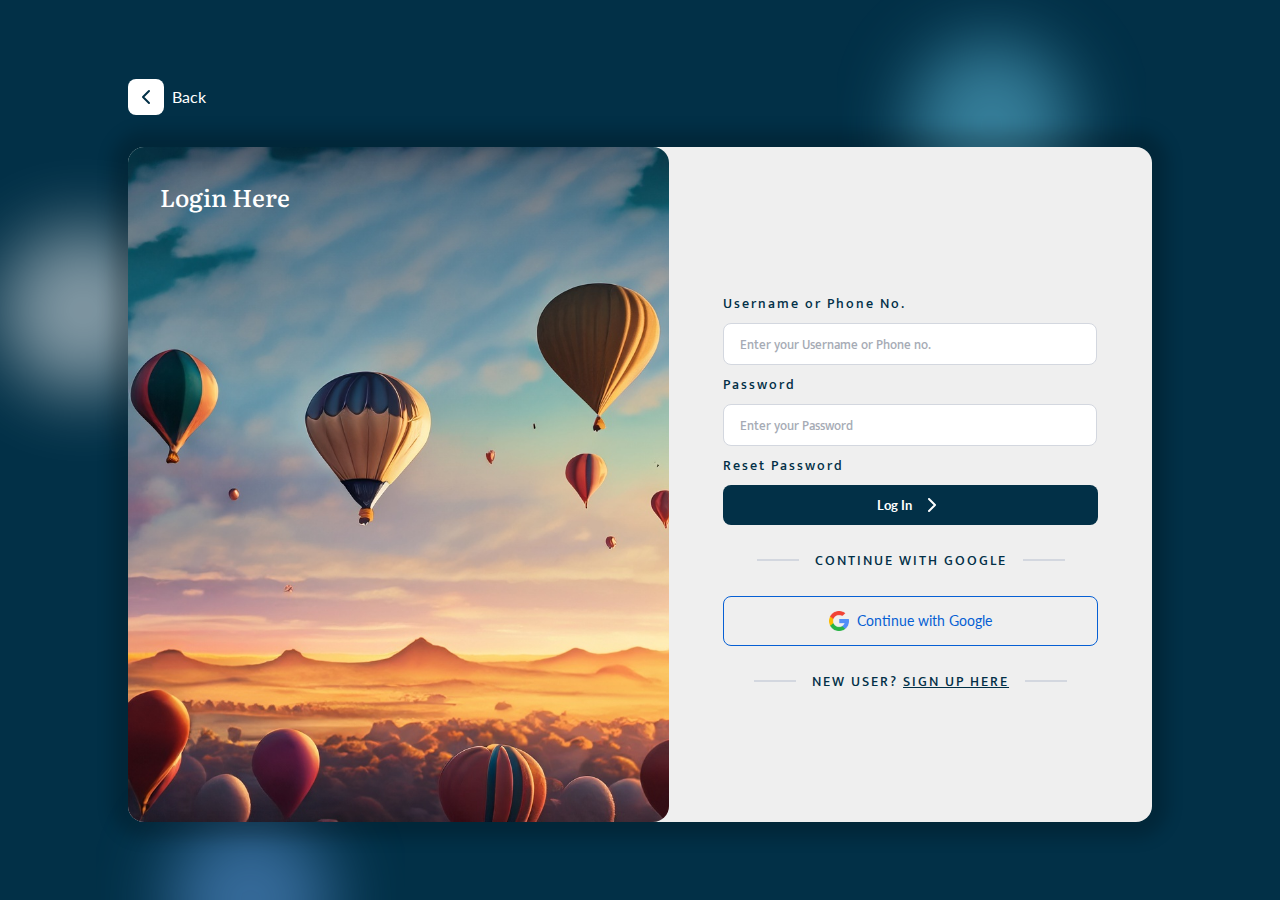
<file: login.html>
<!DOCTYPE html>
<html lang="en">
<head>
    <meta charset="UTF-8">
    <meta name="viewport" content="width=device-width, initial-scale=1.0">
    <title>Document</title>
    <link rel="stylesheet" href="./styles/login.css">
</head>
<body>
    <div class="login-container">
        <div class="login-back-btn">
            <img src="./icons/leftarrowblue.svg" alt="">
            <span>Back</span>
        </div>
        <div class="login-content">
            <div class="login-content-left">
                <h2>Login Here</h2>
            </div>
            <div class="login-content-right">
                <div class="login-form">
                    <form action="">
                        <p for="">Username or Phone No.</p>
                        <input type="text" name="" id="" placeholder="Enter your Username or Phone no.">
                        <p for="">Password</p>
                        <input type="password" name="" id="" placeholder="Enter your Password">
                        <p>Reset Password</p>
                        <button type="submit">Log In <img src="./icons/rightarrow.svg" alt=""></button>
                    </form>
                    <div class="login-line-text">
                        <hr>
                        <p>Continue with Google</p>
                        <hr>
                    </div>
                    <div class="login-with-google">
                        
                        <button> <img src="./icons/google.png" alt="">Continue with Google</button>
                    </div>
                    <div class="login-line-text">
                        <hr>
                        <p>New User? <a href="signup.html">Sign Up Here</a></p>
                        <hr>
                    </div>
                </div>
            </div>
        </div>
    </div>
</body>
</html>
</file>
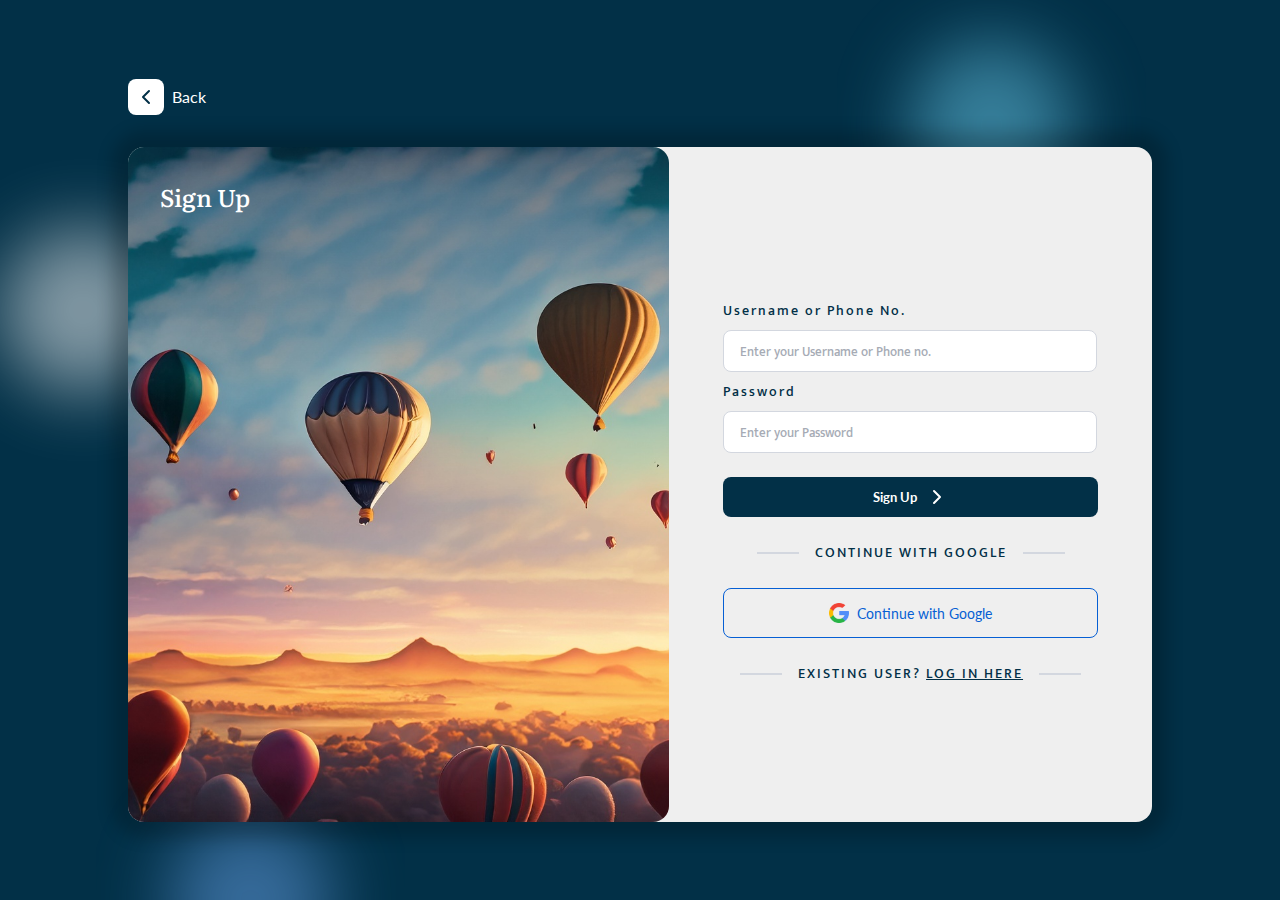
<file: signup.html>
<!DOCTYPE html>
<html lang="en">
<head>
    <meta charset="UTF-8">
    <meta name="viewport" content="width=device-width, initial-scale=1.0">
    <title>Document</title>
    <link rel="stylesheet" href="./styles/signup.css">
</head>
<body>
    <div class="signup-container">
        <div class="signup-back-btn">
            <img src="./icons/leftarrowblue.svg" alt="">
            <span>Back</span>
        </div>
        <div class="signup-content">
            <div class="signup-content-left">
                <h2>Sign Up</h2>
            </div>
            <div class="signup-content-right">
                <div class="signup-form">
                    <form action="">
                        <p for="">Username or Phone No.</p>
                        <input type="text" name="" id="" placeholder="Enter your Username or Phone no.">
                        <p for="">Password</p>
                        <input type="password" name="" id="" placeholder="Enter your Password">
                        <!-- <p>Reset Password</p> -->
                        <button id="signupbtn" type="submit">Sign Up <img src="./icons/rightarrow.svg" alt=""></button>
                    </form>
                    <div class="signup-line-text">
                        <hr>
                        <p>Continue with Google</p>
                        <hr>
                    </div>
                    <div class="signup-with-google">
                        
                        <button> <img src="./icons/google.png" alt="">Continue with Google</button>
                    </div>
                    <div class="signup-line-text">
                        <hr>
                        <p>Existing User? <a href="login.html">Log In Here</a></p>
                        <hr>
                    </div>
                </div>
            </div>
        </div>
    </div>
</body>
</html>
</file>
<file: styles/login.css>
@import url("https://fonts.googleapis.com/css2?family=Lato:wght@400;700&family=Literata:wght@400;500;600;800&family=Mukta:wght@400;500&display=swap");

*{
    margin: 0;
    padding: 0;
}

body{
    background-image: url("../Assets/Login_bkg.svg");
    background-repeat: no-repeat;
    background-size: cover;
}


.login-container{
    display: flex;
    flex-direction: column;
    height: 100vh;
    align-items: center;
    justify-content: center;
}

.login-back-btn{
    display: flex;
    align-items: center;
    justify-content: start;
    column-gap: .5rem;
    width: 80%;
    margin-bottom: 2rem;
}

.login-back-btn span{
    color: white;
    font-size: 16px;
    font-family: "Lato";
}

.login-back-btn img{
    color: #023047;
    padding: 6px;
    background-color: white;
    border-radius: 8px;
}

.login-content{
    display: flex;
    background-color: #efefef;
    width: 80%;
    height: 75%;
    border-radius: 16px;
    box-shadow: 0 0 1rem 1rem #00000031;
}

.login-content-left{
    width: 60%;
    background-image: url(../Assets/ballon.jpg);
    background-repeat: no-repeat;
    background-size: cover;
    border-radius: 1rem;
}

.login-content-left h2{
    padding: 2rem;
    font-family: "Literata";
    font-size: 24px;
    color: white;
    font-weight: 500;
}

.login-content-right{
    width: 50%;
    height: 100%;
    display: flex;
    flex-direction: column;
    align-items: center;
    justify-content: center;
    padding: 1rem;
}

.login-form{
    font-family: "Lato";
    display: flex;
    flex-direction: column;
    width: 375px;
}



.login-form input{
    width: 95%;
    height: 40px;
    border: none;
    border: 1px solid #d3d7df;
    border-radius: 8px;
    padding-left: 1rem;
    font-family: "Lato";
    font-weight: bold;
    color: #023047;
}

.login-form input::placeholder{
    color: #A6ABB5;
    font-family: "Mukta";
    font-weight: 500;
}

.login-form button{
    display: flex;
    justify-content: center;
    align-items: center;
    width: 100%;
    height: 40px;
    padding: 13px 20px;
    justify-content: center;
    align-items: center;
    color: white;
    font-family: "Lato";
    font-weight: 700;
    gap: 8px;
    flex-shrink: 0;
    border: none;
    cursor: pointer;
    border-radius: 8px;
    background: #023047;
    /* margin-top: 1rem; */
}

.login-form p{
    font-family: "Mukta";
    font-weight: 500;
    font-size: 14px;
    margin-top: .5rem;
    margin-bottom: .5rem;
    color: #023047;
    letter-spacing: 2px;
}

.login-line-text{
    padding: 1rem;
    display: flex;
    align-items: center;
    justify-content: center;
    column-gap: 1rem;
    font-family: "Lato";
    text-transform: uppercase;
    color: #023047;
    font-size: 14px;
}

.login-line-text a{
    color: #023047;
}

.login-line-text hr{
    width: 40px;
    background: none;
    border: 1px solid #d3d7df;
}

.login-with-google{
    display: flex;
    align-items: center;
    justify-content: center;
    cursor: pointer;
    border: 1px solid #065FD4;
    padding: 4px 8px;
    border-radius: .5rem;
}

.login-with-google img{
    width: 20px;
    height: 20px;
}
.login-with-google button{
    display: flex;
    align-items: center;
    justify-content: center;
    column-gap: .5rem;
    background: none;
    border: none;
    font-family: "Lato";
    font-weight: 400;
    font-size: 14px;
    color: #065FD4;
}

#signupbtn{
    margin-top: 1.5rem;
}
</file>
<file: styles/signup.css>
@import url("https://fonts.googleapis.com/css2?family=Lato:wght@400;700&family=Literata:wght@400;500;600;800&family=Mukta:wght@400;500&display=swap");

*{
    margin: 0;
    padding: 0;
}

body{
    background-image: url("../Assets/Login_bkg.svg");
    background-repeat: no-repeat;
    background-size: cover;
}


.signup-container{
    display: flex;
    flex-direction: column;
    height: 100vh;
    align-items: center;
    justify-content: center;
}

.signup-back-btn{
    display: flex;
    align-items: center;
    justify-content: start;
    column-gap: .5rem;
    width: 80%;
    margin-bottom: 2rem;
}

.signup-back-btn span{
    color: white;
    font-size: 16px;
    font-family: "Lato";
}

.signup-back-btn img{
    color: #023047;
    padding: 6px;
    background-color: white;
    border-radius: 8px;
}

.signup-content{
    display: flex;
    background-color: #efefef;
    width: 80%;
    height: 75%;
    border-radius: 16px;
    box-shadow: 0 0 1rem 1rem #00000031;
}

.signup-content-left{
    width: 60%;
    background-image: url(../Assets/ballon.jpg);
    background-repeat: no-repeat;
    background-size: cover;
    border-radius: 1rem;
}

.signup-content-left h2{
    padding: 2rem;
    font-family: "Literata";
    font-size: 24px;
    color: white;
    font-weight: 500;
}

.signup-content-right{
    width: 50%;
    height: 100%;
    display: flex;
    flex-direction: column;
    align-items: center;
    justify-content: center;
    padding: 1rem;
}

.signup-form{
    font-family: "Lato";
    display: flex;
    flex-direction: column;
    width: 375px;
}



.signup-form input{
    width: 95%;
    height: 40px;
    border: none;
    border: 1px solid #d3d7df;
    border-radius: 8px;
    padding-left: 1rem;
    font-family: "Lato";
    font-weight: bold;
    color: #023047;
}

.signup-form input::placeholder{
    color: #A6ABB5;
    font-family: "Mukta";
    font-weight: 500;
}

.signup-form button{
    display: flex;
    justify-content: center;
    align-items: center;
    width: 100%;
    height: 40px;
    padding: 13px 20px;
    justify-content: center;
    align-items: center;
    color: white;
    font-family: "Lato";
    font-weight: 700;
    gap: 8px;
    flex-shrink: 0;
    border: none;
    cursor: pointer;
    border-radius: 8px;
    background: #023047;
    /* margin-top: 1rem; */
}

.signup-form p{
    font-family: "Mukta";
    font-weight: 500;
    font-size: 14px;
    margin-top: .5rem;
    margin-bottom: .5rem;
    color: #023047;
    letter-spacing: 2px;
}

.signup-line-text{
    padding: 1rem;
    display: flex;
    align-items: center;
    justify-content: center;
    column-gap: 1rem;
    font-family: "Lato";
    text-transform: uppercase;
    color: #023047;
    font-size: 14px;
}

.signup-line-text a{
    color: #023047;
}

.signup-line-text hr{
    width: 40px;
    background: none;
    border: 1px solid #d3d7df;
}

.signup-with-google{
    display: flex;
    align-items: center;
    justify-content: center;
    cursor: pointer;
    border: 1px solid #065FD4;
    padding: 4px 8px;
    border-radius: .5rem;
}

.signup-with-google img{
    width: 20px;
    height: 20px;
}
.signup-with-google button{
    display: flex;
    align-items: center;
    justify-content: center;
    column-gap: .5rem;
    background: none;
    border: none;
    font-family: "Lato";
    font-weight: 400;
    font-size: 14px;
    color: #065FD4;
}

#signupbtn{
    margin-top: 1.5rem;
}
</file>
